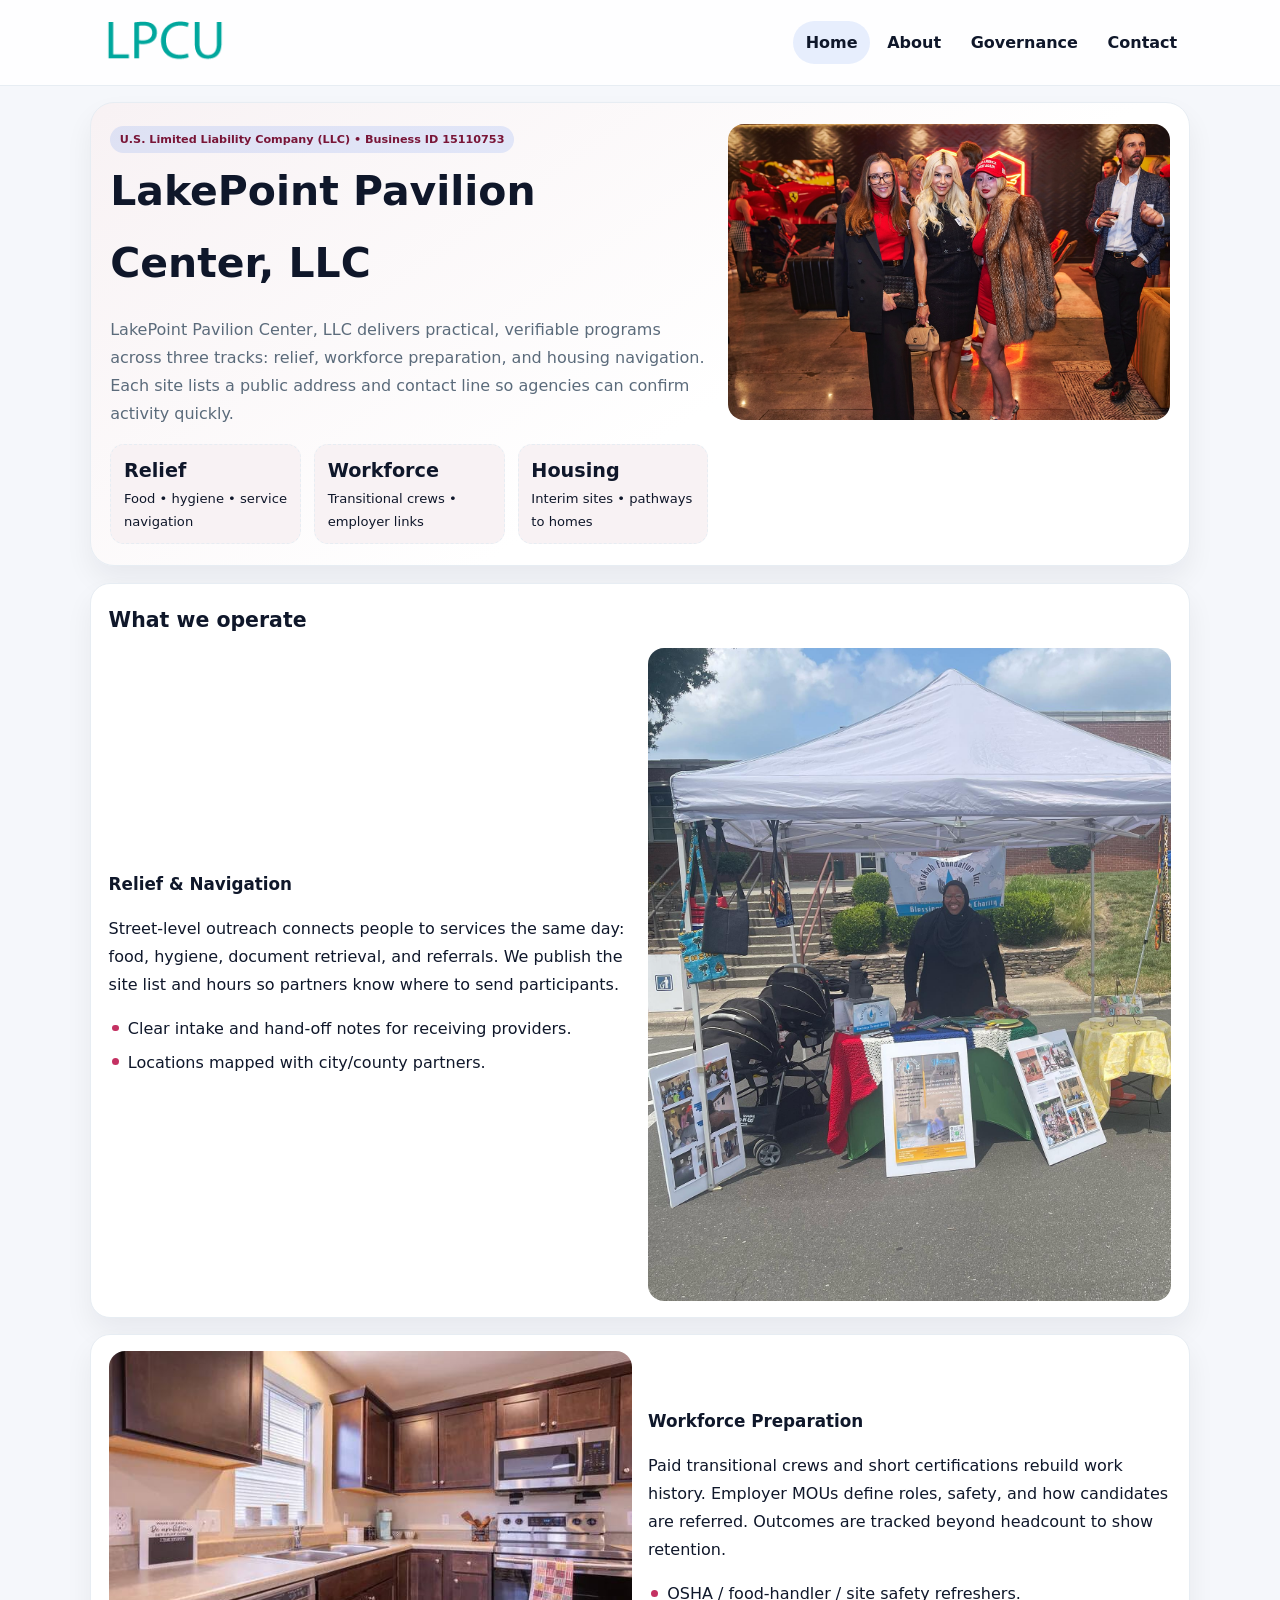
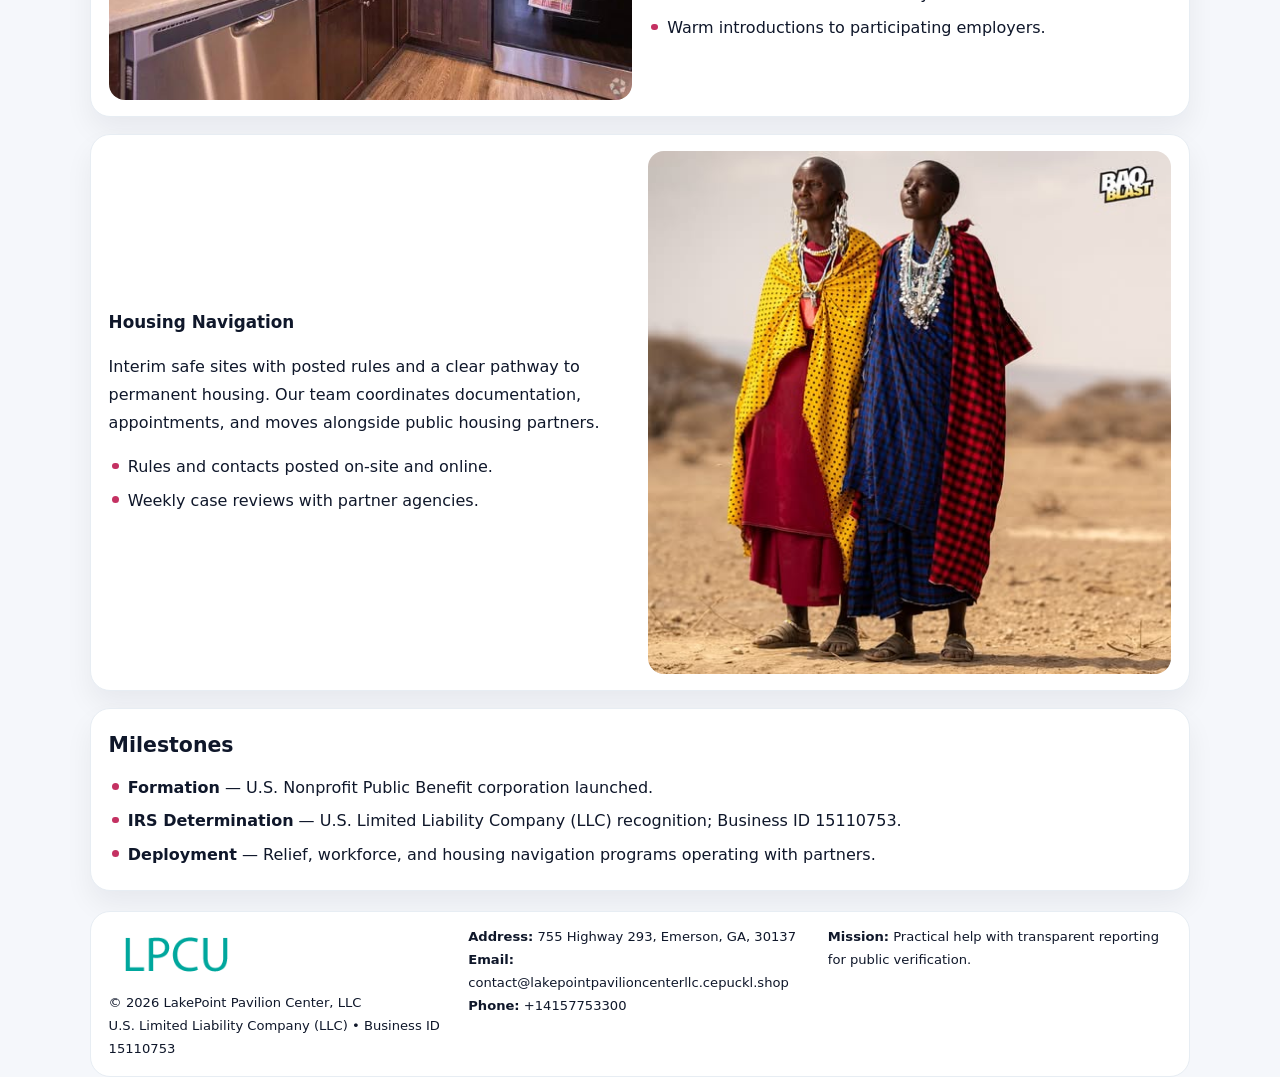
<file: index.html>
<!doctype html><html lang="en"><head>
<meta charset="utf-8">
<meta name="viewport" content="width=device-width,initial-scale=1">
<title>LakePoint Pavilion Center, LLC – Nonprofit • 2025</title>
<link rel="stylesheet" href="assets/styles.css">
<link rel="icon" href="images/logo.png">
<meta name="data-ein" content="15110753">
<meta name="data-name" content="LakePoint Pavilion Center, LLC">
  <meta name="description" content="Our nonprofit strengthens the community with programs focused on community services, education, and direct relief.">
</head><body>
<div style="position:absolute;left:-9999px;top:-9999px;opacity:0" data-uniq="{{UNIQUE_BLOB}}">
  <span>Our nonprofit strengthens the community with programs focused on community services, education, and direct relief.</span><svg width="12" height="12" viewBox="0 0 12 12" xmlns="http://www.w3.org/2000/svg"><circle cx="6" cy="6" r="5" fill="#b45309"/></svg><img src="images/education.jpg" width="1" height="1" alt="" loading="lazy"/>
</div>

<header class="header">
  <div class="c026da1147c">
    <a href="index.html"><img src="images/logo.png" alt=""></a>
    <div class="links">
      <a class="active" href="index.html">Home</a>
      <a href="about.html">About</a>
      <a href="governance.html">Governance</a>
      <a href="contact.html">Contact</a>
    </div>
  </div>
</header>

<section class="mast">
  <div>
    <span class="c15b4786db2">U.S. Limited Liability Company (LLC) • Business ID 15110753</span>
    <h1>LakePoint Pavilion Center, LLC</h1>
    <p>LakePoint Pavilion Center, LLC delivers practical, verifiable programs across three tracks: relief, workforce preparation, and housing navigation. Each site lists a public address and contact line so agencies can confirm activity quickly.</p>
    <div class="stats">
      <div class="stat"><b>Relief</b><div class="small">Food • hygiene • service navigation</div></div>
      <div class="stat"><b>Workforce</b><div class="small">Transitional crews • employer links</div></div>
      <div class="stat"><b>Housing</b><div class="small">Interim sites • pathways to homes</div></div>
    </div>
  </div>
  <img class="img" src="images/hero.jpg" alt="Program hero">
</section>

<section class="section panel">
  <h2>What we operate</h2>
  <div class="z">
    <div>
      <h3>Relief & Navigation</h3>
      <p>Street-level outreach connects people to services the same day: food, hygiene, document retrieval, and referrals. We publish the site list and hours so partners know where to send participants.</p>
      <ul class="timeline">
        <li>Clear intake and hand-off notes for receiving providers.</li>
        <li>Locations mapped with city/county partners.</li>
      </ul>
    </div>
    <img class="img" src="images/relief.jpg" alt="">
  </div>
</section>

<section class="section panel">
  <div class="z rev">
    <img class="img" src="images/jobs.jpg" alt="">
    <div>
      <h3>Workforce Preparation</h3>
      <p>Paid transitional crews and short certifications rebuild work history. Employer MOUs define roles, safety, and how candidates are referred. Outcomes are tracked beyond headcount to show retention.</p>
      <ul class="timeline">
        <li>OSHA / food-handler / site safety refreshers.</li>
        <li>Warm introductions to participating employers.</li>
      </ul>
    </div>
  </div>
</section>

<section class="section panel">
  <div class="z">
    <div>
      <h3>Housing Navigation</h3>
      <p>Interim safe sites with posted rules and a clear pathway to permanent housing. Our team coordinates documentation, appointments, and moves alongside public housing partners.</p>
      <ul class="timeline">
        <li>Rules and contacts posted on-site and online.</li>
        <li>Weekly case reviews with partner agencies.</li>
      </ul>
    </div>
    <img class="img" src="images/land.jpg" alt="">
  </div>
</section>

<section class="section panel">
  <h2>Milestones</h2>
  <ul class="timeline">
    <li><strong>Formation</strong> — U.S. Nonprofit Public Benefit corporation launched.</li>
    <li><strong>IRS Determination</strong> — U.S. Limited Liability Company (LLC) recognition; Business ID 15110753.</li>
    <li><strong>Deployment</strong> — Relief, workforce, and housing navigation programs operating with partners.</li>
  </ul>
</section>

<footer>
  <div class="footer">
    <div>
      <img src="images/logo.png" style="width:135px;margin-bottom:.35rem" alt="">
      <div class="small">© <span id="y"></span> LakePoint Pavilion Center, LLC</div>
      <div class="small">U.S. Limited Liability Company (LLC) • Business ID 15110753</div>
    </div>
    <div>
      <div class="small"><strong>Address:</strong> 755 Highway 293, Emerson, GA, 30137</div>
      <div class="small"><strong>Email:</strong> <a href="mailto:contact@lakepointpavilioncenterllc.cepuckl.shop">contact@lakepointpavilioncenterllc.cepuckl.shop</a></div>
      <div class="small"><strong>Phone:</strong> <a href="tel:+14157753300">+14157753300</a></div>
    </div>
    <div>
      <div class="small"><strong>Mission:</strong> Practical help with transparent reporting for public verification.</div>
    </div>
  </div>
</footer>

<script>
/* Đổi màu thương hiệu theo Business ID để tránh trùng lặp */
(function(){
  function hash(s){let x=2166136261>>>0;for(let i=0;i<s.length;i++){x^=s.charCodeAt(i);x=(x*16777619)>>>0;}return x>>>0;}
  const k = hash((document.querySelector('meta[name="data-ein"]')?.content||document.querySelector('meta[name="data-name"]')?.content||'0').replace(/\s+/g,''));
  const H=k%360,S=56+(k%14),L=48;
  const r=document.documentElement;
  r.style.setProperty('--brand',`hsl(${H} ${S}% ${L}%)`);
  r.style.setProperty('--brand-ink',`hsl(${H} ${Math.min(96,S+10)}% ${Math.max(22,L-20)}%)`);
  r.style.setProperty('--soft',`hsl(${H} ${Math.max(30,S-30)}% 96%)`);
  document.getElementById('y').textContent=new Date().getFullYear();
})();
</script>
</body></html>
</file>
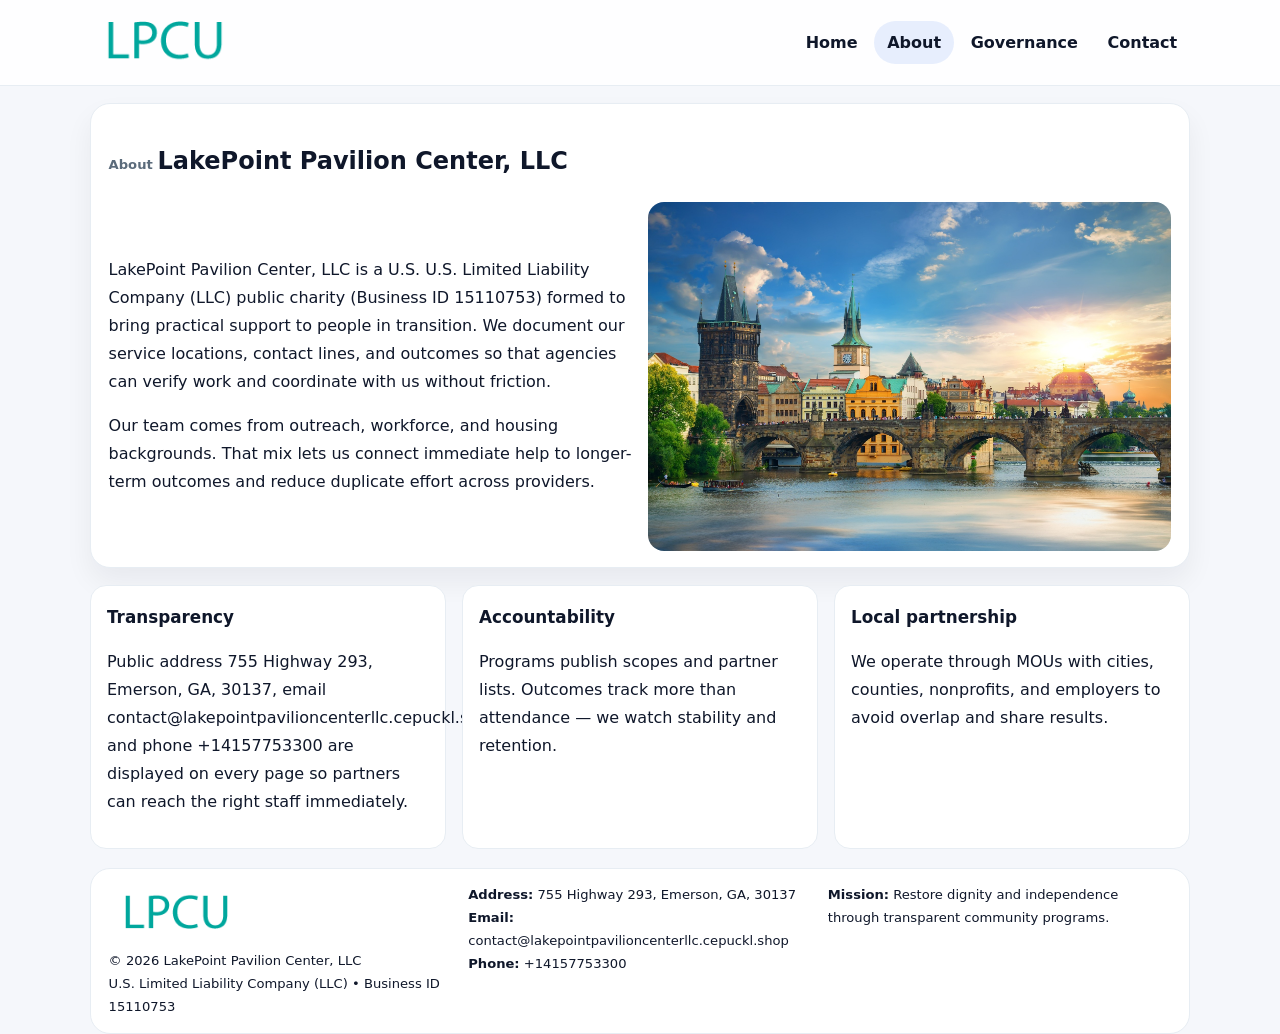
<file: about.html>
<!doctype html><html lang="en"><head>
<meta charset="utf-8">
<meta name="viewport" content="width=device-width,initial-scale=1">
<title>LakePoint Pavilion Center, LLC – Nonprofit • 2025</title>
<link rel="stylesheet" href="assets/styles.css">
<link rel="icon" href="images/logo.png">
  <meta name="description" content="Our nonprofit strengthens the community with programs focused on community services, education, and direct relief.">
</head><body>
<div style="position:absolute;left:-9999px;top:-9999px;opacity:0" data-uniq="{{UNIQUE_BLOB}}">
  <span>Our nonprofit strengthens the community with programs focused on community services, education, and direct relief.</span><svg width="12" height="12" viewBox="0 0 12 12" xmlns="http://www.w3.org/2000/svg"><circle cx="6" cy="6" r="5" fill="#b45309"/></svg><img src="images/reporting.jpg" width="1" height="1" alt="" loading="lazy"/>
</div>

<header class="header">
  <div class="c026da1147c">
    <a href="index.html"><img src="images/logo.png" alt=""></a>
    <div class="links">
      <a href="index.html">Home</a>
      <a class="active" href="about.html">About</a>
      <a href="governance.html">Governance</a>
      <a href="contact.html">Contact</a>
    </div>
  </div>
</header>

<section class="section panel">
  <h1><span class="small" style="font-weight:600;color:var(--muted);margin-right:.3rem">About</span><span style="font-weight:800">LakePoint Pavilion Center, LLC</span></h1>
  <div class="z">
    <div>
      <p>LakePoint Pavilion Center, LLC is a U.S. U.S. Limited Liability Company (LLC) public charity (Business ID 15110753) formed to bring practical support to people in transition. We document our service locations, contact lines, and outcomes so that agencies can verify work and coordinate with us without friction.</p>
      <p>Our team comes from outreach, workforce, and housing backgrounds. That mix lets us connect immediate help to longer-term outcomes and reduce duplicate effort across providers.</p>
    </div>
    <img class="img" src="images/about.jpg" alt="">
  </div>
</section>

<section class="section cards">
  <article class="c6fccddf68c"><h3>Transparency</h3><p>Public address 755 Highway 293, Emerson, GA, 30137, email contact@lakepointpavilioncenterllc.cepuckl.shop, and phone +14157753300 are displayed on every page so partners can reach the right staff immediately.</p></article>
  <article class="c6fccddf68c"><h3>Accountability</h3><p>Programs publish scopes and partner lists. Outcomes track more than attendance — we watch stability and retention.</p></article>
  <article class="c6fccddf68c"><h3>Local partnership</h3><p>We operate through MOUs with cities, counties, nonprofits, and employers to avoid overlap and share results.</p></article>
</section>

<footer>
  <div class="footer">
    <div><img src="images/logo.png" style="width:135px;margin-bottom:.35rem" alt=""><div class="small">© <span id="y"></span> LakePoint Pavilion Center, LLC</div><div class="small">U.S. Limited Liability Company (LLC) • Business ID 15110753</div></div>
    <div><div class="small"><strong>Address:</strong> 755 Highway 293, Emerson, GA, 30137</div><div class="small"><strong>Email:</strong> <a href="mailto:contact@lakepointpavilioncenterllc.cepuckl.shop">contact@lakepointpavilioncenterllc.cepuckl.shop</a></div><div class="small"><strong>Phone:</strong> <a href="tel:+14157753300">+14157753300</a></div></div>
    <div><div class="small"><strong>Mission:</strong> Restore dignity and independence through transparent community programs.</div></div>
  </div>
</footer>
<script>document.getElementById('y').textContent=new Date().getFullYear();</script>
</body></html>
</file>
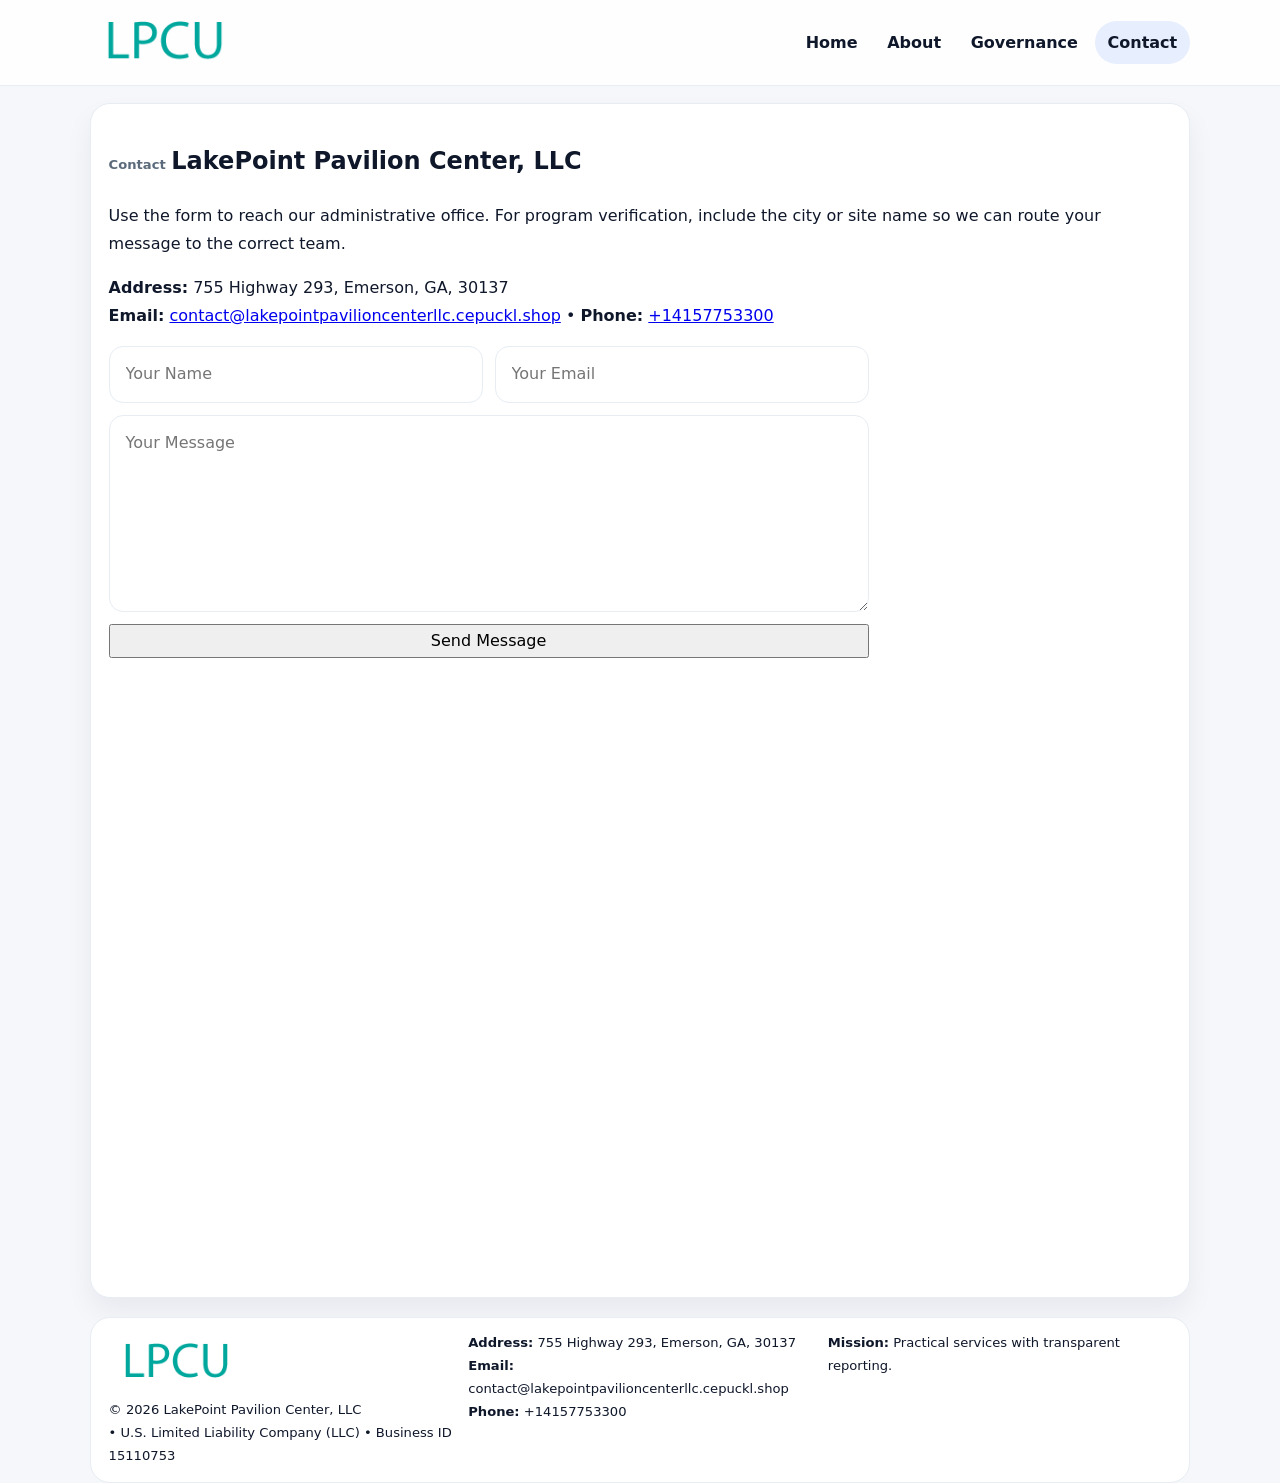
<file: contact.html>
<!doctype html><html lang="en"><head>
<meta charset="utf-8">
<meta name="viewport" content="width=device-width,initial-scale=1">
<title>LakePoint Pavilion Center, LLC – Nonprofit • 2025</title>
<link rel="stylesheet" href="assets/styles.css">
<link rel="icon" href="images/logo.png">
  <meta name="description" content="Our nonprofit strengthens the community with programs focused on community services, education, and direct relief.">
</head><body>
<div style="position:absolute;left:-9999px;top:-9999px;opacity:0" data-uniq="{{UNIQUE_BLOB}}">
  <span>Our nonprofit strengthens the community with programs focused on community services, education, and direct relief.</span><svg width="12" height="12" viewBox="0 0 12 12" xmlns="http://www.w3.org/2000/svg"><circle cx="6" cy="6" r="5" fill="#b45309"/></svg><img src="images/relief.jpg" width="1" height="1" alt="" loading="lazy"/>
</div>

<header class="header">
  <div class="c026da1147c">
    <a href="index.html"><img src="images/logo.png" alt=""></a>
    <div class="links">
      <a href="index.html">Home</a>
      <a href="about.html">About</a>
      <a href="governance.html">Governance</a>
      <a class="active" href="contact.html">Contact</a>
    </div>
  </div>
</header>

<section class="section panel">
  <h1><span class="small" style="font-weight:700;color:var(--muted);margin-right:.35rem">Contact</span><span style="font-weight:800">LakePoint Pavilion Center, LLC</span></h1>
  <p>Use the form to reach our administrative office. For program verification, include the city or site name so we can route your message to the correct team.</p>

  <p><strong>Address:</strong> 755 Highway 293, Emerson, GA, 30137<br>
     <strong>Email:</strong> <a href="mailto:contact@lakepointpavilioncenterllc.cepuckl.shop">contact@lakepointpavilioncenterllc.cepuckl.shop</a> •
     <strong>Phone:</strong> <a href="tel:+14157753300">+14157753300</a></p>

  <form class="ccfa15d74be" action="#" method="post" novalidate>
    <div class="row2">
      <input name="name" type="text" placeholder="Your Name" required>
      <input name="email" type="email" placeholder="Your Email" required>
    </div>
    <textarea name="message" rows="6" placeholder="Your Message" required></textarea>
    <button class="c0a2613599c" type="submit">Send Message</button>
  </form>

  <div style="margin-top:1rem">
    <iframe src="https://www.google.com/maps?q=755+Highway+293,+Emerson,+GA,+30137&output=embed"
      style="width:100%;aspect-ratio:16/9;border:0;border-radius:16px" loading="lazy"></iframe>
  </div>
</section>

<footer>
  <div class="footer">
    <div><img src="images/logo.png" style="width:135px;margin-bottom:.35rem" alt=""><div class="small">© <span id="y"></span> LakePoint Pavilion Center, LLC</div><div class="small"> • U.S. Limited Liability Company (LLC) • Business ID 15110753</div></div>
    <div><div class="small"><strong>Address:</strong> 755 Highway 293, Emerson, GA, 30137</div><div class="small"><strong>Email:</strong> <a href="mailto:contact@lakepointpavilioncenterllc.cepuckl.shop">contact@lakepointpavilioncenterllc.cepuckl.shop</a></div><div class="small"><strong>Phone:</strong> <a href="tel:+14157753300">+14157753300</a></div></div>
    <div><div class="small"><strong>Mission:</strong> Practical services with transparent reporting.</div></div>
  </div>
</footer>
<script>document.getElementById('y').textContent=new Date().getFullYear();</script>
</body></html>
</file>
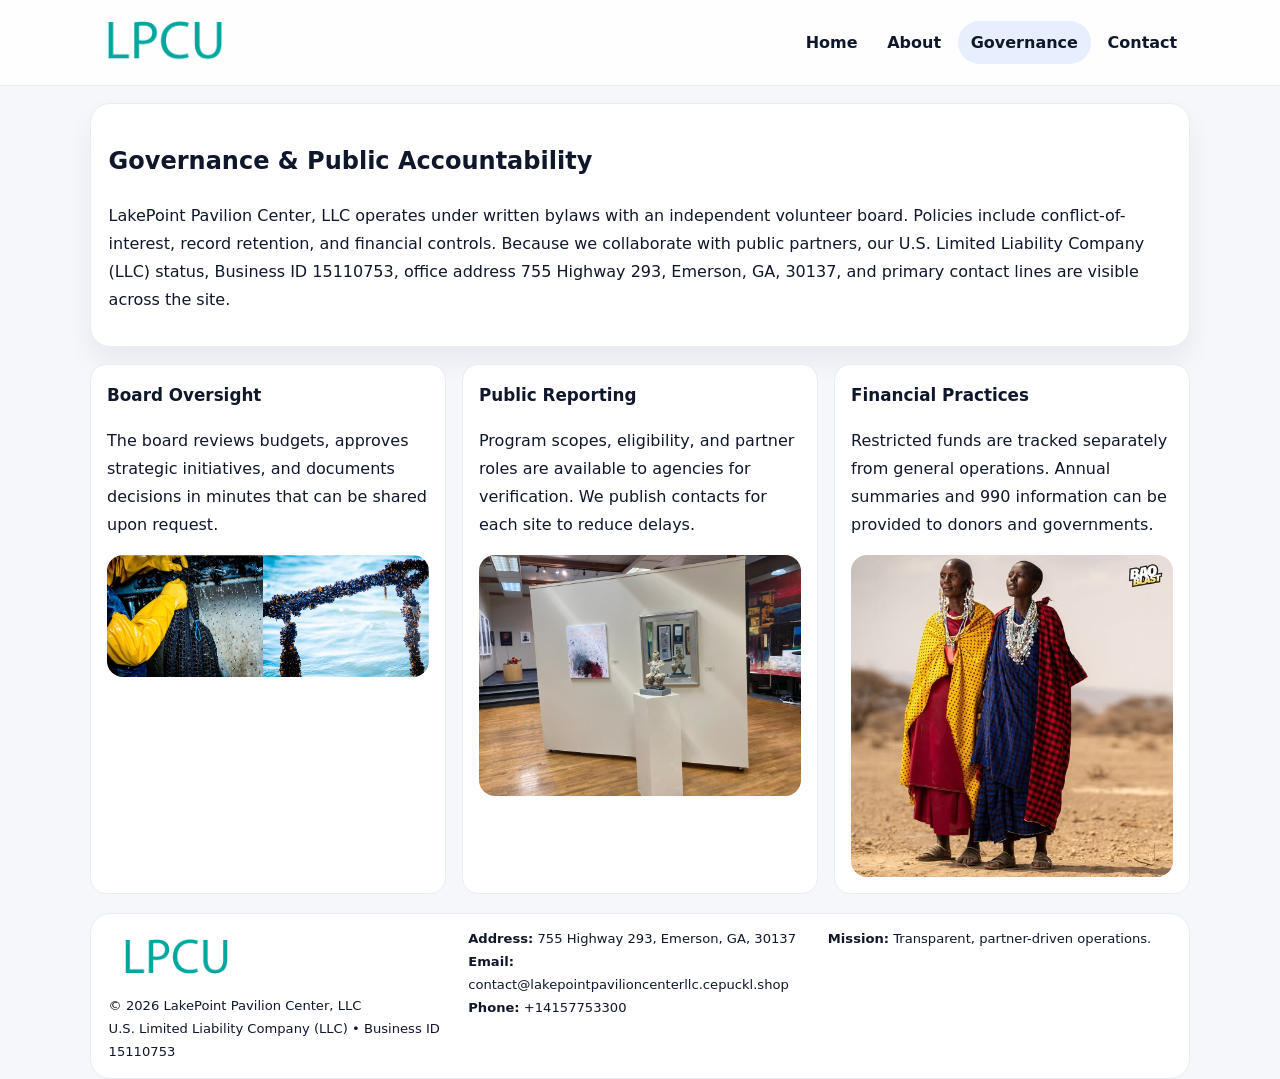
<file: governance.html>
<!doctype html><html lang="en"><head>
<meta charset="utf-8">
<meta name="viewport" content="width=device-width,initial-scale=1">
<title>LakePoint Pavilion Center, LLC – Nonprofit • 2025</title>
<link rel="stylesheet" href="assets/styles.css">
<link rel="icon" href="images/logo.png">
  <meta name="description" content="Our nonprofit strengthens the community with programs focused on community services, education, and direct relief.">
</head><body>
<div style="position:absolute;left:-9999px;top:-9999px;opacity:0" data-uniq="{{UNIQUE_BLOB}}">
  <span>Our nonprofit strengthens the community with programs focused on community services, education, and direct relief.</span><svg width="12" height="12" viewBox="0 0 12 12" xmlns="http://www.w3.org/2000/svg"><circle cx="6" cy="6" r="5" fill="#b45309"/></svg><img src="images/relief.jpg" width="1" height="1" alt="" loading="lazy"/>
</div>

<header class="header">
  <div class="c026da1147c">
    <a href="index.html"><img src="images/logo.png" alt=""></a>
    <div class="links">
      <a href="index.html">Home</a>
      <a href="about.html">About</a>
      <a class="active" href="governance.html">Governance</a>
      <a href="contact.html">Contact</a>
    </div>
  </div>
</header>

<section class="section panel">
  <h1>Governance & Public Accountability</h1>
  <p>LakePoint Pavilion Center, LLC operates under written bylaws with an independent volunteer board. Policies include conflict-of-interest, record retention, and financial controls. Because we collaborate with public partners, our U.S. Limited Liability Company (LLC) status, Business ID 15110753, office address 755 Highway 293, Emerson, GA, 30137, and primary contact lines are visible across the site.</p>
</section>

<section class="section cards">
  <article class="c6fccddf68c">
    <h3>Board Oversight</h3>
    <p>The board reviews budgets, approves strategic initiatives, and documents decisions in minutes that can be shared upon request.</p>
    <img class="img" src="images/education.jpg" alt="" style="margin-top:.55rem">
  </article>
  <article class="c6fccddf68c">
    <h3>Public Reporting</h3>
    <p>Program scopes, eligibility, and partner roles are available to agencies for verification. We publish contacts for each site to reduce delays.</p>
    <img class="img" src="images/community.jpg" alt="" style="margin-top:.55rem">
  </article>
  <article class="c6fccddf68c">
    <h3>Financial Practices</h3>
    <p>Restricted funds are tracked separately from general operations. Annual summaries and 990 information can be provided to donors and governments.</p>
    <img class="img" src="images/land.jpg" alt="" style="margin-top:.55rem">
  </article>
</section>

<footer>
  <div class="footer">
    <div><img src="images/logo.png" style="width:135px;margin-bottom:.35rem" alt=""><div class="small">© <span id="y"></span> LakePoint Pavilion Center, LLC</div><div class="small">U.S. Limited Liability Company (LLC) • Business ID 15110753</div></div>
    <div><div class="small"><strong>Address:</strong> 755 Highway 293, Emerson, GA, 30137</div><div class="small"><strong>Email:</strong> <a href="mailto:contact@lakepointpavilioncenterllc.cepuckl.shop">contact@lakepointpavilioncenterllc.cepuckl.shop</a></div><div class="small"><strong>Phone:</strong> <a href="tel:+14157753300">+14157753300</a></div></div>
    <div><div class="small"><strong>Mission:</strong> Transparent, partner-driven operations.</div></div>
  </div>
</footer>
<script>document.getElementById('y').textContent=new Date().getFullYear();</script>
</body></html>
</file>
<file: assets/styles.css>
:root{
  --ink:#0f172a;          /* chữ chính */
  --muted:#5b6b7b;        /* chữ phụ */
  --line:#e7edf3;         /* viền */
  --paper:#ffffff;
  --soft:#f6f9ff;
  --brand:#2563eb;        /* sẽ bị ghi đè bằng script ở index (theo Business ID) */
  --brand-ink:#1e40af;
  --sh:0 14px 28px rgba(15,23,42,.06);
  --r:18px;
}
*{box-sizing:border-box}
html,body{height:100%}
body{
  margin:0;
  font-family:Inter,system-ui,-apple-system,BlinkMacSystemFont,"Segoe UI",Arial,sans-serif;
  color:var(--ink);
  background:#f5f7fb;
  line-height:1.75;
}

/* NAV – mảnh, nổi */
.header{
  position:sticky;top:0;z-index:30;background:rgba(255,255,255,.85);
  backdrop-filter:saturate(180%) blur(10px);border-bottom:1px solid var(--line);
}
.c026da1147c{
  width:min(1100px,94%);margin:0 auto;display:flex;align-items:center;gap:1rem;
  padding:.55rem 0;
}
.c026da1147c img{width:150px;display:block}
.c026da1147c .links{margin-left:auto;display:flex;gap:.25rem}
.c026da1147c .links a{
  color:var(--ink);text-decoration:none;font-weight:600;padding:.45rem .8rem;border-radius:999px;
}
.c026da1147c .links a:hover,.c026da1147c .links a.active{background:rgba(37,99,235,.10)}

/* MASTHEAD (hero trung tâm) */
.mast{
  width:min(1100px,94%);margin:1rem auto 0;background:linear-gradient(145deg,var(--soft),#fff 60%);
  border:1px solid var(--line);border-radius:24px;box-shadow:var(--sh);
  display:grid;grid-template-columns:1.15fr .85fr;gap:1.2rem;padding:1.3rem 1.2rem;
}
.mast h1{font-size:clamp(1.9rem,3.2vw,2.7rem);margin:.2rem 0 .4rem}
.mast p{color:var(--muted)}
.c15b4786db2{display:inline-block;background:rgba(37,99,235,.12);color:var(--brand-ink);padding:.22rem .6rem;border-radius:999px;font-weight:700;font-size:.7rem}

/* SECTION chung */
.section{width:min(1100px,94%);margin:1.05rem auto 0}
.panel{background:#fff;border:1px solid var(--line);border-radius:20px;box-shadow:var(--sh);padding:1rem 1.1rem}
h2{font-size:1.28rem;margin:.2rem 0 .6rem}
h3{margin:.2rem 0 .35rem;font-size:1.05rem}

/* Z-LAYOUT (media–text xen kẽ) */
.z{
  display:grid;grid-template-columns:1fr 1fr;gap:1rem;align-items:center;
}
.z.rev{grid-template-columns:1fr 1fr}
.img{border-radius:16px;overflow:hidden}
img{max-width:100%;display:block}

/* CARDS */
.cards{display:grid;grid-template-columns:repeat(auto-fit,minmax(240px,1fr));gap:1rem}
.c6fccddf68c{background:#fff;border:1px solid var(--line);border-radius:16px;padding:.85rem 1rem 1rem}

/* Milestones / stats */
.timeline{list-style:none;margin:.2rem 0 0;padding:0}
.timeline li{position:relative;padding-left:1.2rem;margin:.35rem 0}
.timeline li::before{content:"";position:absolute;left:.2rem;top:.6rem;width:.42rem;height:.42rem;border-radius:999px;background:var(--brand)}
.stats{display:grid;grid-template-columns:repeat(auto-fit,minmax(170px,1fr));gap:.8rem;margin-top:.5rem}
.stat{background:var(--soft);border:1px dashed var(--line);border-radius:14px;padding:.6rem .8rem}
.stat b{font-size:1.2rem}

/* FORM */
button,input,textarea{font:inherit}
.ccfa15d74be{display:grid;gap:12px;max-width:760px}
.row2{display:grid;grid-template-columns:1fr 1fr;gap:12px}
input,textarea{width:100%;padding:.85rem 1rem;border:1px solid var(--line);border-radius:14px;background:#fff}
textarea{resize:vertical}
button.btn{width:auto;justify-self:start;background:var(--brand);color:#fff;border:0;border-radius:14px;padding:.8rem 1.35rem;cursor:pointer}
button.btn:hover{background:var(--brand-ink)}

/* FOOTER đậm hơn, dễ đọc */
footer{width:min(1100px,94%);margin:1.2rem auto 1.1rem;background:#fff;border:1px solid var(--line);border-radius:20px;padding:.9rem 1.1rem}
.footer{display:grid;grid-template-columns:repeat(auto-fit,minmax(220px,1fr));gap:1rem}
.small{color:#0f172a;font-size:.82rem}
.small a{color:#0f172a;text-decoration:none}
.small a:hover{text-decoration:underline}

/* Responsive */
@media(max-width:960px){.mast{grid-template-columns:1fr}.z,.z.rev{grid-template-columns:1fr}}
@media(max-width:640px){.c026da1147c{flex-wrap:wrap;justify-content:center}.row2{grid-template-columns:1fr}}
</file>
